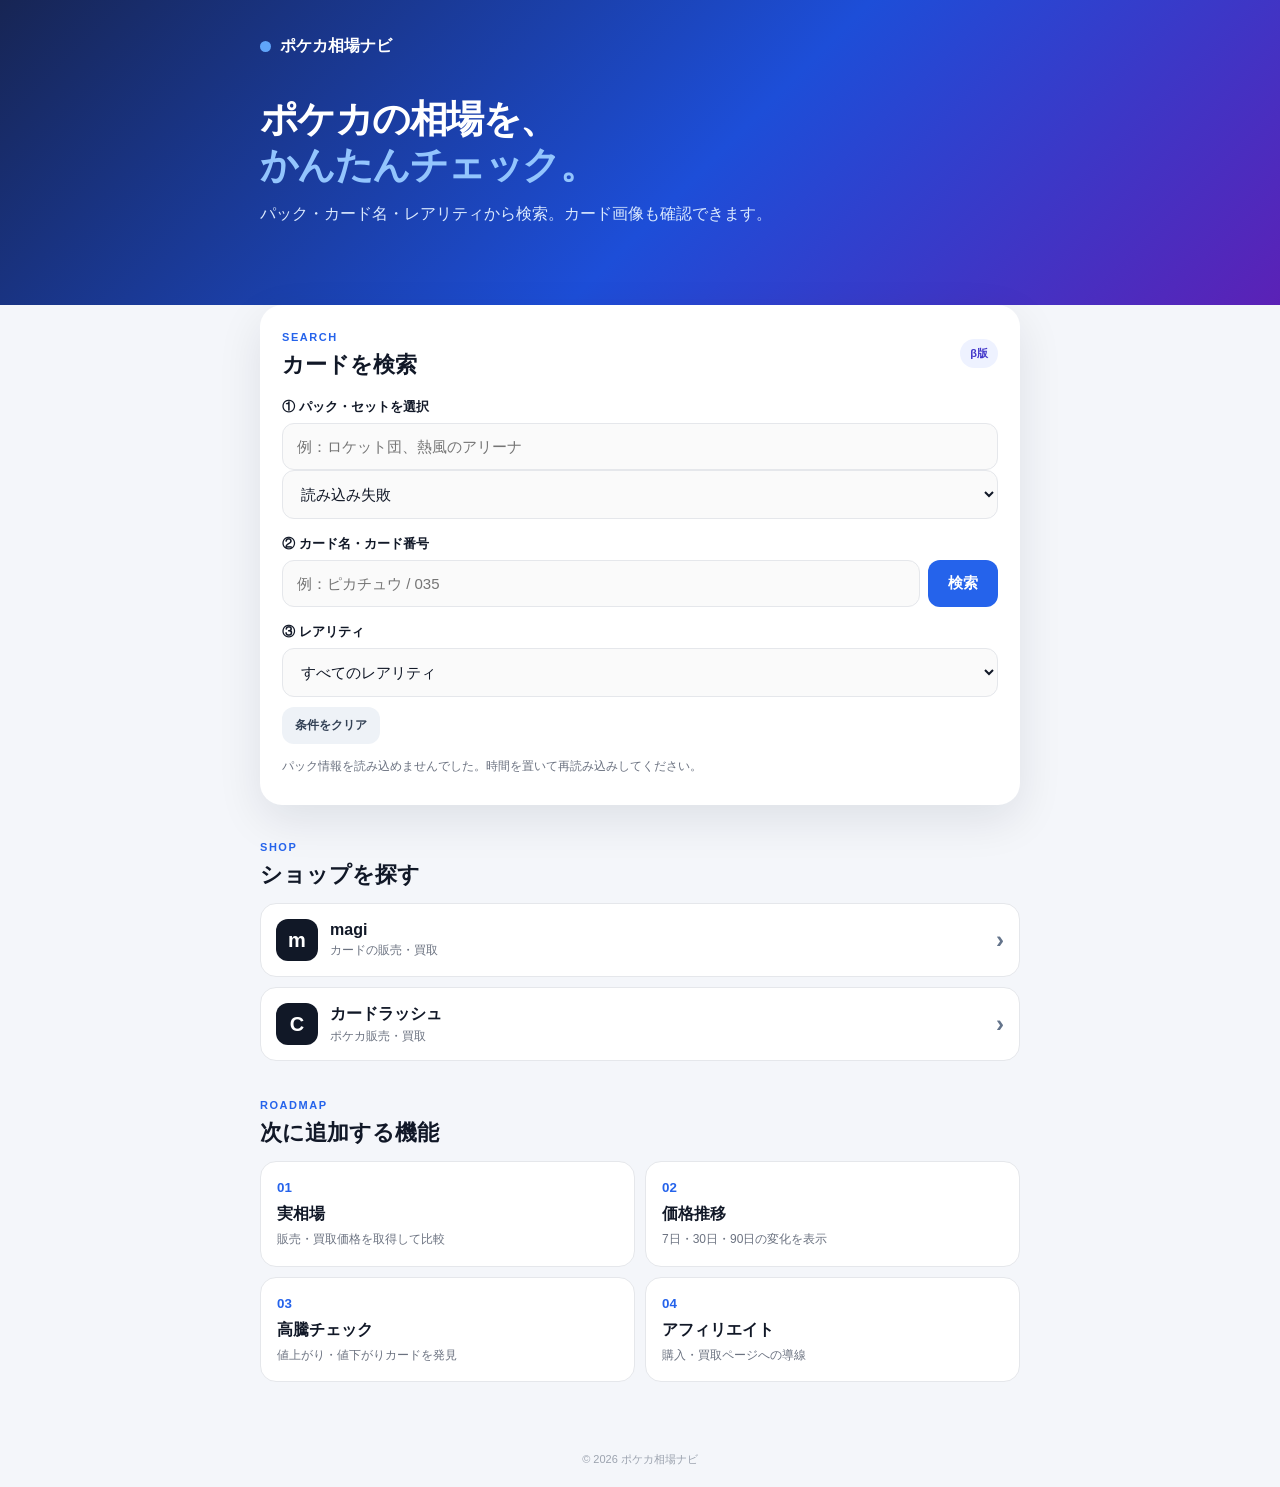
<file: pokeca-market-navi-v13-index.html>
<!doctype html>
<html lang="ja">
<head>
<meta charset="utf-8">
<meta name="viewport" content="width=device-width,initial-scale=1,viewport-fit=cover">
<meta name="theme-color" content="#172554">
<meta name="description" content="ポケカ相場ナビ - パック・カード名・レアリティからポケモンカードを検索">
<title>ポケカ相場ナビ</title>
<style>
*{box-sizing:border-box}
:root{--bg:#f4f6fa;--card:#fff;--text:#111827;--muted:#6b7280;--line:#e5e7eb;--blue:#2563eb;--purple:#5b21b6}
body{margin:0;background:var(--bg);color:var(--text);font-family:-apple-system,BlinkMacSystemFont,"Hiragino Sans","Yu Gothic",Meiryo,sans-serif}
a{text-decoration:none;color:inherit}.wrap{width:min(760px,calc(100% - 32px));margin:auto}
.hero{color:#fff;background:linear-gradient(135deg,#172554,#1d4ed8 55%,#5b21b6);padding:36px 0 78px}
.brand{font-size:16px;font-weight:900;display:flex;align-items:center;gap:9px}.brand span{width:11px;height:11px;background:#60a5fa;border-radius:50%}
.hero h1{font-size:38px;line-height:1.2;letter-spacing:-.04em;margin:40px 0 12px}.hero em{font-style:normal;color:#93c5fd}.hero p{color:#dbeafe;line-height:1.7;margin:0}
main{margin-top:-38px;padding-bottom:50px}.search-card{background:#fff;border-radius:22px;padding:22px;box-shadow:0 15px 45px #0f172a18;margin-bottom:32px}
.title{display:flex;justify-content:space-between;align-items:center;margin-bottom:18px}.title small{color:var(--blue);font-size:11px;font-weight:900;letter-spacing:.14em}.title h2{font-size:22px;margin:5px 0 0}.title>b{font-size:11px;color:#4338ca;background:#eef2ff;border-radius:99px;padding:7px 10px}.plain{margin-bottom:13px}
label{display:block;font-size:13px;font-weight:800;margin:16px 0 7px}.full{width:100%}
input,select{border:1px solid var(--line);border-radius:12px;background:#fafafa;padding:14px;font-size:15px;outline:none;color:var(--text)}input:focus,select:focus{border-color:#93c5fd;box-shadow:0 0 0 3px #dbeafe}
.row{display:flex;gap:8px}.row input{flex:1;min-width:0}button{border:0;border-radius:12px;background:var(--blue);color:#fff;font-weight:900;padding:0 20px;font-size:15px;cursor:pointer}.secondary{background:#eef2f7;color:#334155;padding:10px 13px;font-size:12px}
.set-info{display:flex;align-items:center;gap:10px;background:#f8fafc;border-radius:13px;padding:10px;margin-top:9px}.set-info img{width:46px;height:46px;object-fit:contain}.set-info b{display:block;font-size:13px}.set-info span{font-size:11px;color:var(--muted)}.hidden{display:none}
.filter-actions{display:flex;align-items:center;justify-content:space-between;gap:10px;margin-top:10px}.result-count{font-size:12px;font-weight:800;color:#475569}
.status{font-size:12px;color:var(--muted);margin:14px 0 8px}.results{display:grid;gap:10px}
.item{background:#fff;border:1px solid var(--line);border-radius:17px;padding:12px;display:grid;grid-template-columns:92px 1fr;gap:13px}.thumb{width:92px;height:128px;border-radius:9px;background:#f1f5f9;object-fit:contain}.item-main{min-width:0}.head{display:flex;justify-content:space-between;gap:8px;align-items:flex-start}.item strong{font-size:16px;line-height:1.4}.rarity{background:#eef2ff;color:#4338ca;border-radius:99px;padding:5px 8px;font-size:10px;white-space:nowrap}.meta{font-size:11px;color:var(--muted);margin-top:5px}.prices{display:grid;grid-template-columns:1fr 1fr;gap:7px;margin-top:12px}.price{background:#f8fafc;border-radius:10px;padding:9px}.price span{display:block;color:var(--muted);font-size:10px}.price b{font-size:17px}.notice{font-size:9px;color:#9ca3af;line-height:1.5;margin:8px 0 0}.empty{background:#f8fafc;border-radius:13px;padding:18px;text-align:center;color:var(--muted);font-size:12px}
.shops{display:grid;gap:10px}.shops a{display:flex;align-items:center;gap:12px;background:#fff;border:1px solid var(--line);border-radius:16px;padding:15px}.shops i{width:42px;height:42px;border-radius:12px;background:#111827;color:#fff;display:grid;place-items:center;font-size:20px;font-style:normal;font-weight:900}.shops div{flex:1}.shops strong,.shops span{display:block}.shops span{font-size:12px;color:var(--muted);margin-top:3px}.shops a>b{font-size:24px;color:#64748b}
.next{margin-top:34px}.grid{display:grid;grid-template-columns:1fr 1fr;gap:10px}.grid article{background:#fff;border:1px solid var(--line);border-radius:16px;padding:16px}.grid small{color:var(--blue);font-weight:900}.grid strong{display:block;margin-top:8px}.grid p{font-size:12px;color:var(--muted);line-height:1.6;margin:5px 0 0}
footer{text-align:center;color:#9ca3af;font-size:11px;padding:20px}
.image-loading{display:grid;place-items:center;color:#9ca3af;font-size:10px}.image-error{display:grid;place-items:center;color:#9ca3af;font-size:10px;text-align:center;padding:8px}
@media(max-width:520px){.hero h1{font-size:32px}.row{display:grid;grid-template-columns:1fr 90px}.row button{padding:14px}.grid{grid-template-columns:1fr}.item{grid-template-columns:78px 1fr}.thumb{width:78px;height:110px}.prices{grid-template-columns:1fr}}

</style>
</head>
<body>
<header class="hero">
  <div class="wrap">
    <div class="brand"><span></span>ポケカ相場ナビ</div>
    <h1>ポケカの相場を、<br><em>かんたんチェック。</em></h1>
    <p>パック・カード名・レアリティから検索。カード画像も確認できます。</p>
  </div>
</header>
<main class="wrap">
<section class="search-card">
  <div class="title"><div><small>SEARCH</small><h2>カードを検索</h2></div><b>β版</b></div>
  <label for="setSearch">① パック・セットを選択</label>
  <input id="setSearch" class="full" type="search" placeholder="例：ロケット団、熱風のアリーナ">
  <select id="setSelect" class="full"><option value="">パックを読み込み中…</option></select>
  <div id="setInfo" class="set-info hidden"></div>
  <label for="cardSearch">② カード名・カード番号</label>
  <div class="row"><input id="cardSearch" type="search" placeholder="例：ピカチュウ / 035"><button id="searchBtn">検索</button></div>
  <label for="raritySelect">③ レアリティ</label>
  <select id="raritySelect" class="full"><option value="">すべてのレアリティ</option></select>
  <div class="filter-actions"><button id="clearBtn" class="secondary">条件をクリア</button><span id="resultCount" class="result-count"></span></div>
  <div id="status" class="status">パック情報を読み込んでいます…</div>
  <div id="results" class="results"></div>
</section>
<section>
  <div class="title plain"><div><small>SHOP</small><h2>ショップを探す</h2></div></div>
  <div class="shops">
    <a href="https://magi.camp/" target="_blank" rel="noopener"><i>m</i><div><strong>magi</strong><span>カードの販売・買取</span></div><b>›</b></a>
    <a href="https://www.cardrush-pokemon.jp/" target="_blank" rel="noopener"><i>C</i><div><strong>カードラッシュ</strong><span>ポケカ販売・買取</span></div><b>›</b></a>
  </div>
</section>
<section class="next">
  <div class="title plain"><div><small>ROADMAP</small><h2>次に追加する機能</h2></div></div>
  <div class="grid">
    <article><small>01</small><strong>実相場</strong><p>販売・買取価格を取得して比較</p></article>
    <article><small>02</small><strong>価格推移</strong><p>7日・30日・90日の変化を表示</p></article>
    <article><small>03</small><strong>高騰チェック</strong><p>値上がり・値下がりカードを発見</p></article>
    <article><small>04</small><strong>アフィリエイト</strong><p>購入・買取ページへの導線</p></article>
  </div>
</section>
</main>
<footer>© 2026 ポケカ相場ナビ</footer>
<script>
const API="https://api.tcgdex.net/v2/ja";
const API_EN="https://api.tcgdex.net/v2/en";
let sets=[], currentCards=[], selectedSet=null;
let rawSetGroups=[];
let visibleSets=[];
let detailCache=new Map();
let searchToken=0;

const setSearch=document.getElementById("setSearch");
const setSelect=document.getElementById("setSelect");
const setInfo=document.getElementById("setInfo");
const cardSearch=document.getElementById("cardSearch");
const raritySelect=document.getElementById("raritySelect");
const results=document.getElementById("results");
const statusEl=document.getElementById("status");
const resultCount=document.getElementById("resultCount");

function textName(v){
  if(typeof v==="string") return v;
  if(v && typeof v==="object") return v.ja || v.en || v.name || "";
  return "";
}
function setName(s){ return textName(s.name); }
function esc(s){return String(s??"").replace(/[&<>"']/g,m=>({"&":"&amp;","<":"&lt;",">":"&gt;",'"':"&quot;","'":"&#39;"}[m]));}

function imageCandidates(image){
  if(!image) return [];
  const base=String(image).replace(/\/+$/,'').replace(/\.(webp|png|jpg|jpeg)$/i,'');
  const langs=[base];
  if(base.includes('/ja/')) langs.push(base.replace('/ja/','/en/'));
  if(base.includes('/en/')) langs.push(base.replace('/en/','/ja/'));
  const out=[];
  for(const b of langs){
    out.push(`${b}/high.webp`,`${b}/high.png`,`${b}/low.webp`,`${b}/low.png`);
  }
  return [...new Set(out)];
}
function directImage(image){ return imageCandidates(image)[0] || ""; }

function setImageWithFallback(el, candidates){
  if(!candidates.length){
    el.className="thumb image-error";
    el.textContent="画像なし";
    return;
  }
  let i=0;
  const next=()=>{
    if(i>=candidates.length){
      el.className="thumb image-error";
      el.textContent="画像なし";
      return;
    }
    el.src=candidates[i++];
  };
  el.onerror=next;
  next();
}

async function loadSets(){
  try{
    const res=await fetch(`${API}/sets`);
    if(!res.ok) throw new Error("sets");
    const raw=await res.json();
    rawSetGroups=groupSets(Array.isArray(raw)?raw:[]);
    sets=rawSetGroups;
    renderSetOptions(sets);
    await loadRarities();
    statusEl.textContent=`${sets.length}個のパック・セットを読み込みました`;
  }catch(e){
    console.error(e);
    statusEl.textContent="パック情報を読み込めませんでした。時間を置いて再読み込みしてください。";
    setSelect.innerHTML='<option value="">読み込み失敗</option>';
  }
}

function normalizeSetText(v){
  return String(v||"").trim().toLowerCase().replace(/[\s　]+/g," ");
}

// TCGdexの同一セット重複を「名前だけ」で潰さず、同じ表示名・発売日・枚数を
// 1グループにまとめ、内部では候補IDを全部保持する。選択時にカード数が最も多い
// 正常なIDを自動採用するので、壊れた重複IDを引いて0件になる問題を避ける。
function setGroupKey(s){
  const name=normalizeSetText(setName(s));
  const date=String(s.releaseDate||"").trim();
  const total=String(s.cardCount?.total||"").trim();
  return `${name}|${date}|${total}`;
}

function groupSets(list){
  const map=new Map();
  for(const s of list){
    const key=setGroupKey(s);
    if(!key || key.startsWith('|')) continue;
    let g=map.get(key);
    if(!g){
      g={...s, ids:[], candidates:[]};
      map.set(key,g);
    }
    const id=String(s.id||"").trim();
    if(id && !g.ids.includes(id)) g.ids.push(id);
    g.candidates.push(s);
    // ロゴや枚数など不足情報は別候補から補完
    if(!g.logo && s.logo) g.logo=s.logo;
    if(!g.releaseDate && s.releaseDate) g.releaseDate=s.releaseDate;
    if(!g.cardCount && s.cardCount) g.cardCount=s.cardCount;
  }
  return [...map.values()];
}

function renderSetOptions(list){
  visibleSets=list;
  setSelect.innerHTML='<option value="">パックを選択してください</option>';
  list.forEach((s,i)=>{
    const o=document.createElement("option");
    o.value=String(i);
    o.textContent=`${setName(s)}（${s.cardCount?.total||"?"}枚）`;
    setSelect.appendChild(o);
  });
}

setSelect.addEventListener("change",async()=>{
  const idx=Number(setSelect.value);
  cardSearch.value="";
  raritySelect.value="";
  detailCache.clear();
  if(!Number.isInteger(idx) || !visibleSets[idx]){
    selectedSet=null;currentCards=[];setInfo.classList.add("hidden");results.innerHTML="";resultCount.textContent="";
    statusEl.textContent="パックを選択してください";
    return;
  }
  selectedSet=visibleSets[idx];
  await loadSet(selectedSet);
});

async function loadSet(group){
  const token=++searchToken;
  statusEl.textContent="カード一覧を読み込んでいます…";
  results.innerHTML="";resultCount.textContent="";
  const expected=Number(group.cardCount?.total||0);
  let best={data:null,cards:[],id:null};
  const ids=[...(group.ids||[])];

  // まずグループ内の全IDを試し、カード数が最大のレスポンスを採用する。
  for(const id of ids){
    for(const apiBase of [API,API_EN]){
      try{
        const data=await fetchJson(`${apiBase}/sets/${encodeURIComponent(id)}`);
        const cards=Array.isArray(data.cards)?data.cards:[];
        if(cards.length>best.cards.length){best={data,cards,id};}
        if(cards.length>=expected && expected>0) break;
      }catch(e){}
    }
    if(best.cards.length>=expected && expected>0) break;
  }

  // セット詳細が不完全でも、set.idフィルタAPIから補完する。
  let cards=best.cards||[];
  for(const apiBase of [API,API_EN]){
    if(cards.length>=expected && expected>0) break;
    for(const id of ids){
      const bySet=await fetchCardsBySet(id,apiBase);
      cards=mergeCards(cards,bySet);
      if(cards.length>=expected && expected>0) break;
    }
  }

  // 最後の手段：既に得られたlocalIdを使って個別カード詳細を補完。
  if(cards.length && (expected===0 || cards.length<expected)){
    const recovered=await recoverCardsByKnownIds(best.id||ids[0],cards);
    cards=mergeCards(cards,recovered);
  }

  // 既知の枚数があるのに0件なら、候補IDを順に直接探索する。
  if(!cards.length && ids.length){
    for(const id of ids){
      const recovered=await recoverCardsByLocalId(id,expected);
      if(recovered.length>cards.length) cards=recovered;
      if(cards.length>=expected && expected>0) break;
    }
  }

  currentCards=dedupeCards(cards).sort((a,b)=>compareLocalId(a.localId,b.localId));
  if(token!==searchToken) return;
  const data=best.data || group;
  showSetInfo({...group,...data});
  await populateRaritiesFromCards();
  statusEl.textContent=`${textName(data.name||group.name)}：${currentCards.length}枚${expected&&currentCards.length<expected?`（取得 ${currentCards.length}/${expected}枚）`:'（全件表示）'}`;
  await applyFilters();
}

async function fetchCardsBySet(setId, apiBase){
  const all=[]; const seen=new Set();
  // TCGdexのフィルタ記法は環境差があるため、複数の書式を試す。
  const urls=[
    `${apiBase}/cards?set.id=${encodeURIComponent(setId)}`,
    `${apiBase}/cards?set.id=${encodeURIComponent('eq:'+setId)}`
  ];
  for(const base of urls){
    for(let page=1; page<=30; page++){
      const sep=base.includes('?')?'&':'?';
      const url=`${base}${sep}pagination:page=${page}&pagination:itemsPerPage=100`;
      try{
        const data=await fetchJson(url);
        if(!Array.isArray(data)||!data.length) break;
        for(const c of data){
          const key=String(c.id||`${c.localId||''}|${textName(c.name)}`).toLowerCase();
          if(!seen.has(key)){seen.add(key);all.push(c);}
        }
        if(data.length<100) break;
      }catch(e){break;}
    }
    if(all.length) break;
  }
  return all;
}

async function loadRarities(){
  try{
    const res=await fetch(`${API}/rarities`);
    if(!res.ok) throw new Error("rarities");
    const data=await res.json();
    const list=Array.isArray(data)?data:[];
    raritySelect.innerHTML='<option value="">すべてのレアリティ</option>';
    list.forEach(r=>{
      const value=typeof r==="string"?r:(r?.name||r?.ja||r?.en||"");
      if(!value) return;
      const o=document.createElement("option");
      o.value=value;o.textContent=value;
      raritySelect.appendChild(o);
    });
  }catch(e){
    // APIにレアリティ一覧が無い場合も、カード側の値から動的に作る。
    raritySelect.innerHTML='<option value="">すべてのレアリティ</option>';
  }
}

setSearch.addEventListener("input",()=>{
  const q=setSearch.value.trim().toLowerCase();
  const filtered=q?sets.filter(s=>setName(s).toLowerCase().includes(q)):sets;
  renderSetOptions(filtered.slice(0,200));
});


function mergeCards(a,b){
  const map=new Map();
  [...(a||[]),...(b||[])].forEach(c=>{
    if(!c) return;
    const key=String(c.id||`${c.localId||''}|${textName(c.name)}`).toLowerCase();
    const old=map.get(key);
    map.set(key,old?{...old,...c}:c);
  });
  return [...map.values()];
}

async function recoverCardsByKnownIds(setId, cards){
  const ids=[...new Set((cards||[]).map(c=>String(c.localId||'')).filter(Boolean))];
  if(!ids.length) return [];
  return dedupeCards(await mapLimit(ids,8,async localId=>{
    const urls=[
      `${API}/sets/${encodeURIComponent(setId)}/${encodeURIComponent(localId)}`,
      `${API_EN}/sets/${encodeURIComponent(setId)}/${encodeURIComponent(localId)}`
    ];
    for(const url of urls){
      try{
        const card=await fetchJson(url);
        if(card && card.id) return card;
      }catch(e){}
    }
    return null;
  }).then(cards=>cards.filter(Boolean)));
}

function dedupeCards(cards){
  const seen=new Set();
  return cards.filter(c=>{
    const key=String(c.id||`${c.localId||''}|${textName(c.name)}`).toLowerCase();
    if(seen.has(key)) return false;
    seen.add(key);
    return true;
  });
}

async function recoverCardsByLocalId(setId,total){
  // 旧版互換用。v10ではfetchCardsBySetを優先する。
  const ids=[];
  const max=Math.max(Number(total)||0,1)+20;
  for(let n=1;n<=max;n++){ ids.push(String(n)); ids.push(String(n).padStart(3,'0')); }
  return dedupeCards(await mapLimit([...new Set(ids)],8,async localId=>{
    for(const apiBase of [API,API_EN]){
      try{
        const card=await fetchJson(`${apiBase}/sets/${encodeURIComponent(setId)}/${encodeURIComponent(localId)}`);
        if(card?.id) return card;
      }catch(e){}
    }
    return null;
  }).then(x=>x.filter(Boolean)));
}

async function populateRaritiesFromCards(){
  const values=new Set();
  currentCards.forEach(c=>{if(c.rarity) values.add(String(c.rarity));});
  if(!values.size && currentCards.length){
    const sample=await getCardDetails(currentCards.slice(0,Math.min(currentCards.length,40)));
    sample.forEach(c=>{if(c.rarity) values.add(String(c.rarity));});
  }
  if(!values.size) return;
  const current=raritySelect.value;
  raritySelect.innerHTML='<option value="">すべてのレアリティ</option>';
  [...values].sort((a,b)=>a.localeCompare(b,'ja')).forEach(value=>{
    const o=document.createElement('option');
    o.value=value;o.textContent=value;raritySelect.appendChild(o);
  });
  if([...raritySelect.options].some(o=>o.value===current)) raritySelect.value=current;
}

function compareLocalId(a,b){
  const na=parseInt(String(a||"").match(/\d+/)?.[0]||"999999",10);
  const nb=parseInt(String(b||"").match(/\d+/)?.[0]||"999999",10);
  if(na!==nb) return na-nb;
  return String(a||"").localeCompare(String(b||""),"ja");
}

function showSetInfo(s){
  const logo=directImage(s.logo);
  setInfo.innerHTML=(logo?`<img src="${esc(logo)}" alt="" onerror="this.style.display='none'">`:"")+`<div><b>${esc(textName(s.name))}</b><span>${esc(s.releaseDate||"")}　${s.cardCount?.total||currentCards.length}枚</span></div>`;
  setInfo.classList.remove("hidden");
}

async function fetchJson(url){
  const res=await fetch(url);
  if(!res.ok) throw new Error(String(res.status));
  return await res.json();
}

async function getCardDetail(c){
  const key=c.id || `${selectedSet?.id||""}/${c.localId||""}`;
  if(detailCache.has(key)) return detailCache.get(key);

  const urls=[];
  if(c.id){
    urls.push(`${API}/cards/${encodeURIComponent(c.id)}`);
    urls.push(`${API_EN}/cards/${encodeURIComponent(c.id)}`);
  }
  if(selectedSet?.id && c.localId!=null){
    urls.push(`${API}/sets/${encodeURIComponent(selectedSet.id)}/${encodeURIComponent(c.localId)}`);
    urls.push(`${API_EN}/sets/${encodeURIComponent(selectedSet.id)}/${encodeURIComponent(c.localId)}`);
  }

  for(const url of urls){
    try{
      const detail=await fetchJson(url);
      const merged={...c,...detail};
      detailCache.set(key,merged);
      return merged;
    }catch(e){}
  }
  detailCache.set(key,c);
  return c;
}

async function mapLimit(items, limit, fn){
  const out=new Array(items.length);
  let cursor=0;
  async function worker(){
    while(true){
      const i=cursor++;
      if(i>=items.length) return;
      try{out[i]=await fn(items[i],i);}catch(e){out[i]=items[i];}
    }
  }
  await Promise.all(Array.from({length:Math.min(limit,items.length)},worker));
  return out;
}

async function getCardDetails(cards){
  return mapLimit(cards,8,getCardDetail);
}

function cardMatches(c,q){
  const needle=q.toLowerCase();
  const name=textName(c.name).toLowerCase();
  const id=String(c.localId||"").toLowerCase();
  return name.includes(needle)||id.includes(needle);
}

async function globalCardSearch(name, rarity){
  const params=[];
  if(name) params.push(`name=${encodeURIComponent(name)}`);
  if(rarity) params.push(`rarity=${encodeURIComponent(rarity)}`);
  const urls=[`${API}/cards?${params.join('&')}`];
  if(name && !/[\u3040-\u30ff\u3400-\u9fff]/.test(name)) urls.push(`${API_EN}/cards?${params.join('&')}`);
  for(const url of urls){
    try{
      const data=await fetchJson(url);
      if(Array.isArray(data)&&data.length) return data;
    }catch(e){}
  }
  return [];
}

async function applyFilters(){
  const token=++searchToken;
  const q=cardSearch.value.trim();
  const rarity=raritySelect.value;
  let filtered=currentCards;

  if(!q && !rarity){
    resultCount.textContent=`${currentCards.length}枚`;
    statusEl.textContent=`${textName(selectedSet?.name||"")}：${currentCards.length}枚（全件表示）`;
    await renderCards(filtered);
    return;
  }

  statusEl.textContent="検索しています…";

  if(q){
    filtered=currentCards.filter(c=>cardMatches(c,q));
    if(!filtered.length){
      const all=await globalCardSearch(q,rarity);
      const ids=new Set(currentCards.map(c=>c.id));
      filtered=all.filter(c=>ids.has(c.id));
    }
    if(!filtered.length){
      // 日本語名の補完。セット内の詳細を取得して確実に検索する。
      const details=await getCardDetails(currentCards);
      filtered=details.filter(c=>cardMatches(c,q));
    }
  }

  if(rarity){
    // まず現在のカードに既にレアリティがある場合はローカルで絞る。
    const local=filtered.filter(c=>String(c.rarity||"")===rarity);
    if(local.length || filtered.length===0){
      filtered=local;
    }else{
      // briefにレアリティが無い場合はAPIで該当レアリティを取得してIDで交差。
      const all=await globalCardSearch(q,rarity);
      const ids=new Set(all.map(c=>c.id));
      filtered=filtered.filter(c=>ids.has(c.id));
      if(!filtered.length){
        const details=await getCardDetails(filtered.length?filtered:currentCards);
        filtered=details.filter(c=>cardMatches(c,q||"") && String(c.rarity||"")===rarity);
      }
    }
  }

  if(token!==searchToken) return;
  resultCount.textContent=`${filtered.length}枚`;
  statusEl.textContent=`${filtered.length}件`;
  await renderCards(filtered);
}

raritySelect.addEventListener("change",applyFilters);
document.getElementById("searchBtn").addEventListener("click",applyFilters);
cardSearch.addEventListener("keydown",e=>{if(e.key==="Enter")applyFilters()});
document.getElementById("clearBtn").addEventListener("click",async()=>{
  cardSearch.value="";raritySelect.value="";await applyFilters();
});

async function enrichMissingImages(cards){
  const missing=cards.filter(c=>!c.image && (c.id||c.localId!=null));
  if(!missing.length) return;
  const details=await getCardDetails(missing);
  details.forEach(c=>{
    const id=esc(c.id||`${selectedSet?.id||""}-${c.localId||""}`);
    const el=document.querySelector(`[data-card-id="${id}"]`);
    if(!el || !c.image) return;
    const holder=el.querySelector(".thumb-holder");
    if(holder){
      const img=document.createElement("img");
      img.className="thumb";img.alt=textName(c.name);img.loading="lazy";
      holder.replaceWith(img);
      setImageWithFallback(img,imageCandidates(c.image));
    }
  });
}

async function renderCards(cards){
  if(!cards.length){
    results.innerHTML='<div class="empty">この条件に一致するカードがありません。</div>';
    return;
  }

  // 全カードを表示。画像はlazy loadingなので枚数が多いパックでもスクロールできます。
  results.innerHTML=cards.map((c,idx)=>{
    const name=textName(c.name)||"カード";
    const key=esc(c.id||`${selectedSet?.id||""}-${c.localId||idx}`);
    const holder=c.image
      ? `<div class="thumb-holder"><img class="thumb" data-img-src="1" alt="${esc(name)}" loading="lazy"></div>`
      : `<div class="thumb-holder"><div class="thumb image-loading">画像確認中</div></div>`;
    return `<article class="item" data-card-id="${key}">
      ${holder}
      <div class="item-main">
        <div class="head"><strong>${esc(name)}</strong>${c.rarity?`<span class="rarity">${esc(c.rarity)}</span>`:""}</div>
        <div class="meta">カード番号：${esc(c.localId||"—")}</div>
        <div class="prices"><div class="price"><span>販売価格</span><b>—</b></div><div class="price"><span>買取価格</span><b>—</b></div></div>
        <p class="notice">カード画像・カード情報はTCGdexから取得。価格連携は次の段階で追加します。</p>
      </div>
    </article>`;
  }).join("");

  cards.forEach(c=>{
    const key=esc(c.id||`${selectedSet?.id||""}-${c.localId||""}`);
    const article=document.querySelector(`[data-card-id="${key}"]`);
    const img=article?.querySelector("img[data-img-src]");
    if(img) setImageWithFallback(img,imageCandidates(c.image));
  });

  // briefに画像が無いカードだけ詳細APIで補完。
  await enrichMissingImages(cards);
}

loadSets();

</script>
</body>
</html>
</file>
